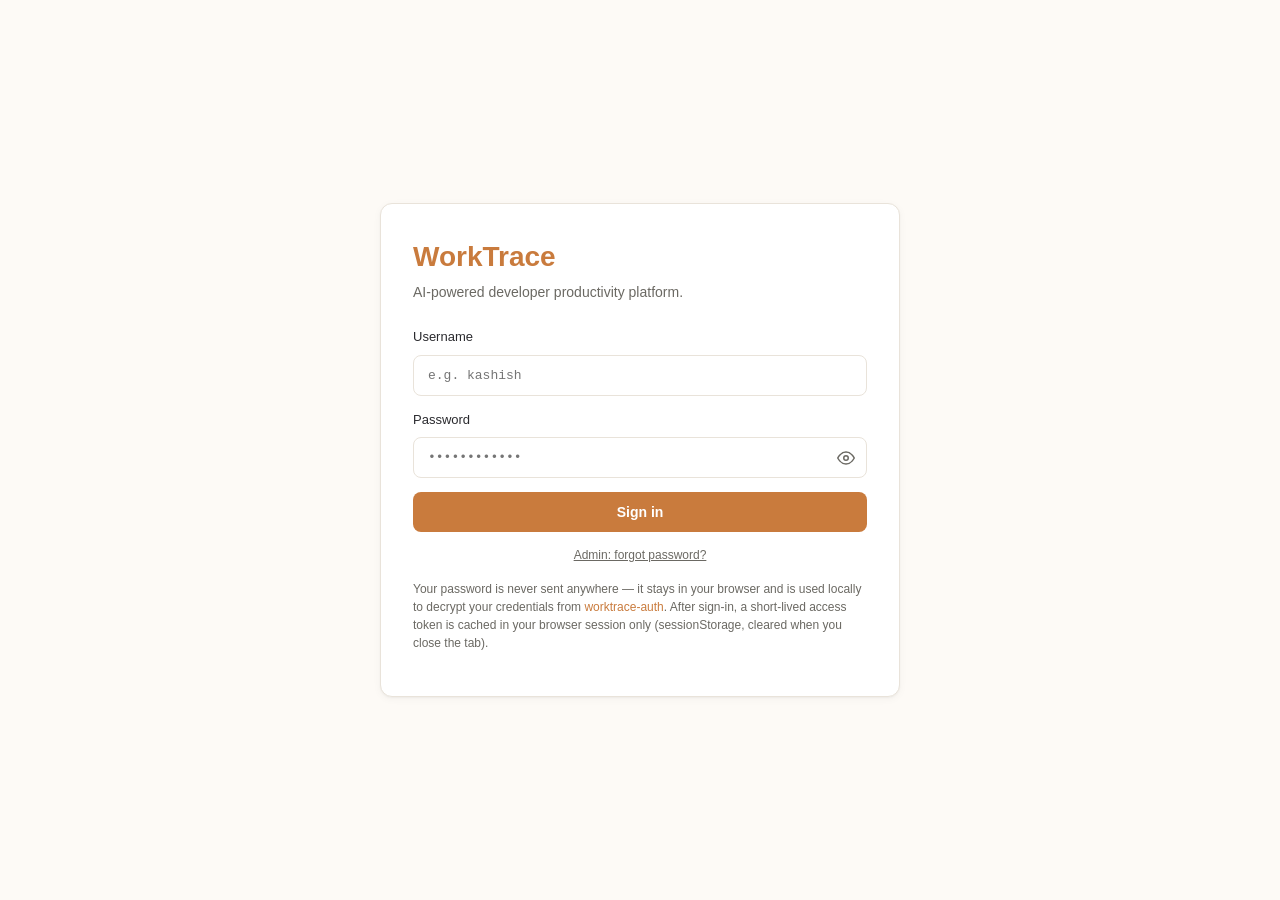
<file: docs/index.html>
<!doctype html>
<html lang="en">
<head>
  <meta charset="utf-8" />
  <meta name="viewport" content="width=device-width, initial-scale=1" />
  <title>WorkTrace — AI-Powered Developer Productivity Platform</title>
  <meta name="description" content="WorkTrace dashboard — module grid for personal productivity tracking. All data private to the team." />
  <link rel="stylesheet" href="shell.css?v=2026-10-16" />
</head>
<body>

  <!--
    The shell is rendered entirely by shell.js. This skeleton only provides
    mount points so JS can take over after DOMContentLoaded.

    Mount points:
      #wt-header       — top bar (date/time, platform title, user, action buttons)
      #wt-login        — login screen (username + password, plus "forgot password")
      #wt-app          — main app surface (grid or detail view)
      #wt-error        — fatal error banner (auth failure, etc.)

    Hide everything until JS decides what to show.
  -->

  <header id="wt-header" class="wt-header" hidden></header>

  <main id="wt-main">
    <section id="wt-login" class="wt-login" hidden>
      <div class="wt-login__panel">
        <h1>WorkTrace</h1>
        <p class="wt-login__tagline">AI-powered developer productivity platform.</p>

        <label class="wt-login__label" for="wt-username-input">Username</label>
        <input
          id="wt-username-input"
          type="text"
          class="wt-login__input"
          placeholder="e.g. kashish"
          autocomplete="username"
          autocapitalize="none"
          spellcheck="false" />

        <label class="wt-login__label" for="wt-password-input" style="margin-top: 14px;">Password</label>
        <input
          id="wt-password-input"
          type="password"
          class="wt-login__input"
          placeholder="••••••••••••"
          autocomplete="current-password" />

        <button id="wt-login-submit" class="wt-login__submit" type="button">
          Sign in
        </button>

        <p class="wt-login__forgot">
          <a href="#" id="wt-forgot-link">Admin: forgot password?</a>
        </p>

        <p class="wt-login__hint">
          Your password is never sent anywhere — it stays in your browser and is used
          locally to decrypt your credentials from
          <a href="https://github.com/kjain-Cloudforia/worktrace-auth" target="_blank" rel="noopener">worktrace-auth</a>.
          After sign-in, a short-lived access token is cached in your browser session only
          (sessionStorage, cleared when you close the tab).
        </p>
        <p class="wt-login__error" id="wt-login-error" hidden></p>
        <p class="wt-login__working" id="wt-login-working" hidden>Signing in… (deriving key — ~2s)</p>
      </div>
    </section>

    <section id="wt-app" class="wt-app" hidden>
      <!-- Grid (tile) view or detail view rendered here by shell.js -->
    </section>

    <section id="wt-error" class="wt-error" hidden></section>
  </main>

  <!--
    Modal overlay for system dialogs (change-password, etc.). shell.js
    fills .wt-modal__panel on demand and toggles the `hidden` attribute.
    Backdrop click + Esc both close the modal.
  -->
  <div id="wt-modal" class="wt-modal" hidden>
    <div class="wt-modal__backdrop" data-wt-close="1"></div>
    <div class="wt-modal__panel" role="dialog" aria-modal="true"></div>
  </div>

  <!-- module-registry is fetched at runtime so adding a module doesn't require editing index.html -->
  <script type="module" src="shell.js?v=2026-10-16"></script>
</body>
</html>
</file>
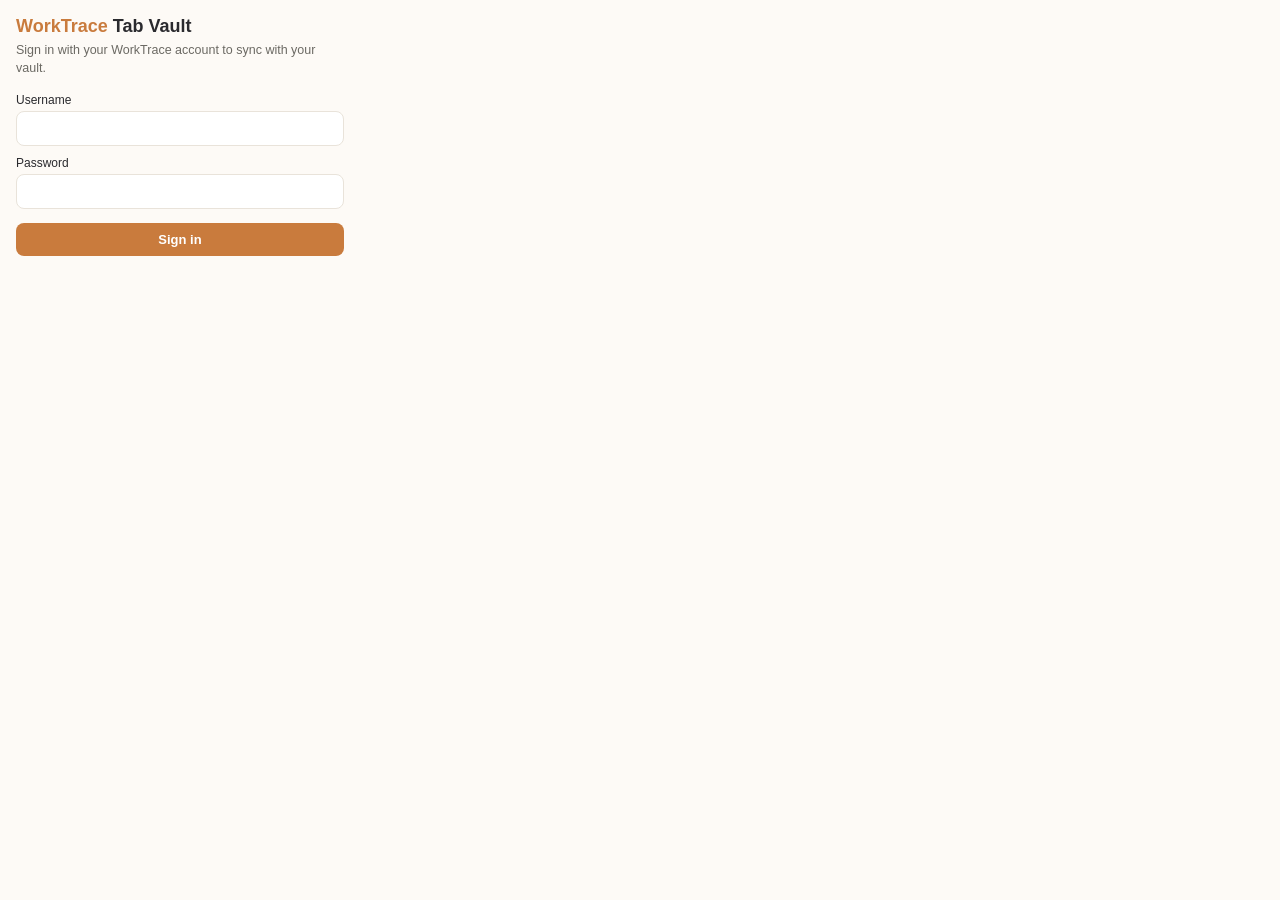
<file: extension/popup.html>
<!doctype html>
<html lang="en">
<head>
  <meta charset="utf-8">
  <meta name="viewport" content="width=device-width, initial-scale=1">
  <link rel="stylesheet" href="popup.css">
</head>
<body>
  <div id="wt-ext">
    <!-- ============ Sign in ============ -->
    <section id="view-signin" class="view">
      <h1><span class="accent">WorkTrace</span> Tab Vault</h1>
      <p class="lead">Sign in with your WorkTrace account to sync with your vault.</p>

      <label for="in-username">Username</label>
      <input id="in-username" type="text" autocomplete="username" spellcheck="false" autocapitalize="off">

      <label for="in-password">Password</label>
      <input id="in-password" type="password" autocomplete="current-password">

      <button id="btn-signin" class="btn btn-primary btn-block">Sign in</button>
      <p id="signin-error" class="error" hidden></p>
      <p id="signin-working" class="working" hidden>Unlocking your token… (~2s)</p>
    </section>

    <!-- ============ Main ============ -->
    <section id="view-main" class="view" hidden>
      <header class="topbar">
        <span id="who" class="who"></span>
        <button id="btn-signout" class="linkbtn">Sign out</button>
      </header>

      <button id="btn-save" class="btn btn-primary btn-block">Save all open tabs</button>
      <p id="save-status" class="status" hidden></p>

      <!-- post-save close picker: tick the specific tabs you want closed -->
      <div id="close-prompt" class="close-prompt" hidden>
        <div class="close-prompt__head">
          <span id="close-prompt-text"></span>
          <span class="close-prompt__quick">
            <button id="btn-sel-all" class="linkbtn">All</button>
            <span class="sep">·</span>
            <button id="btn-sel-none" class="linkbtn">None</button>
          </span>
        </div>
        <div id="close-list" class="close-list"></div>
        <div class="close-prompt__actions">
          <button id="btn-close-tabs" class="btn btn-danger btn-sm" disabled>Close selected (0)</button>
          <button id="btn-keep-tabs" class="btn btn-ghost btn-sm">Done</button>
        </div>
      </div>

      <div class="section-label">Your groups</div>
      <div id="groups"></div>
      <p class="footnote">Reordering, renaming &amp; editing live in the
        <a id="dash-link" href="https://kjain-Cloudforia.github.io/worktrace-app/" target="_blank" rel="noopener">dashboard</a>.</p>
    </section>
  </div>

  <script type="module" src="popup.js"></script>
</body>
</html>
</file>
<file: docs/shell.css>
/* ============================================================
   WorkTrace — shell.css
   Single shared stylesheet for the platform shell (header, grid,
   login, detail view). Module-specific styles live in their own
   modules/<m>/module.css and are loaded on demand by shell.js.
   ============================================================ */

:root {
  /* WorkTrace palette — warm + comforting (matches the project's chosen vibe).
     Hand-picked, not from a library, to keep the stylesheet zero-dependency. */
  --wt-bg:           #fdfaf6;    /* off-white, warm */
  --wt-fg:           #2a2a2e;
  --wt-fg-muted:    #6b6963;
  --wt-accent:       #c97b3d;    /* warm amber/terracotta */
  --wt-accent-soft:  #f3e2d2;
  --wt-tile-bg:      #ffffff;
  --wt-tile-border:  #e9e3da;
  --wt-tile-shadow:  0 1px 2px rgba(0,0,0,.04), 0 2px 8px rgba(0,0,0,.04);
  --wt-tile-hover:   0 2px 4px rgba(0,0,0,.06), 0 8px 24px rgba(0,0,0,.08);
  --wt-danger:       #c0392b;
  --wt-radius:       12px;
  --wt-gap:          24px;

  --wt-font-sans: -apple-system, BlinkMacSystemFont, "Segoe UI",
                  "Helvetica Neue", Arial, sans-serif;
  --wt-font-mono: ui-monospace, SFMono-Regular, "SF Mono", Menlo,
                  Consolas, "Liberation Mono", monospace;
}

* { box-sizing: border-box; }
html, body { margin: 0; padding: 0; }
/* HTML5 hidden attribute — must `!important` because class rules below
   set explicit display values (e.g. .wt-login { display: flex }) that
   would otherwise override the browser default. */
[hidden] { display: none !important; }
body {
  font-family: var(--wt-font-sans);
  font-size: 15px;
  line-height: 1.5;
  color: var(--wt-fg);
  background: var(--wt-bg);
  min-height: 100vh;
}
a { color: var(--wt-accent); text-decoration: none; }
a:hover { text-decoration: underline; }
code { font-family: var(--wt-font-mono); font-size: 0.92em; background: var(--wt-accent-soft); padding: 1px 5px; border-radius: 4px; }

/* ---------- Header (top bar) ---------------------------------- */
.wt-header {
  display: grid;
  grid-template-columns: 1fr auto 1fr;
  align-items: center;
  gap: 16px;
  padding: 14px 24px;
  background: var(--wt-bg);
  border-bottom: 1px solid var(--wt-tile-border);
  position: sticky;
  top: 0;
  z-index: 10;
}
.wt-header__date {
  font-variant-numeric: tabular-nums;
  color: var(--wt-fg-muted);
  font-size: 14px;
}
.wt-header__title {
  font-weight: 600;
  font-size: 16px;
  text-align: center;
  letter-spacing: 0.2px;
}
.wt-header__title .wt-accent { color: var(--wt-accent); }
.wt-header__user {
  text-align: right;
  font-size: 14px;
  color: var(--wt-fg);
  display: flex;
  align-items: center;
  justify-content: flex-end;
  gap: 8px;
}
.wt-header__user-name { font-weight: 500; }
.wt-header__signout {
  background: none;
  border: 1px solid var(--wt-tile-border);
  color: var(--wt-fg-muted);
  padding: 4px 10px;
  border-radius: 6px;
  cursor: pointer;
  font-size: 12px;
}
.wt-header__signout:hover { color: var(--wt-danger); border-color: var(--wt-danger); }

/* ---------- Login screen -------------------------------------- */
.wt-login {
  min-height: calc(100vh - 0px);
  display: flex;
  align-items: center;
  justify-content: center;
  padding: 32px 16px;
}
.wt-login__panel {
  max-width: 520px;
  width: 100%;
  background: var(--wt-tile-bg);
  border: 1px solid var(--wt-tile-border);
  border-radius: var(--wt-radius);
  padding: 32px;
  box-shadow: var(--wt-tile-shadow);
}
.wt-login__panel h1 {
  margin: 0 0 4px;
  font-size: 28px;
  color: var(--wt-accent);
}
.wt-login__tagline {
  margin: 0 0 24px;
  color: var(--wt-fg-muted);
  font-size: 14px;
}
.wt-login__label {
  display: block;
  font-size: 13px;
  color: var(--wt-fg);
  margin-bottom: 8px;
}
.wt-login__input {
  width: 100%;
  padding: 12px 14px;
  border: 1px solid var(--wt-tile-border);
  border-radius: 8px;
  font-family: var(--wt-font-mono);
  font-size: 13px;
  background: #fff;
}
.wt-login__input:focus {
  outline: none;
  border-color: var(--wt-accent);
  box-shadow: 0 0 0 3px var(--wt-accent-soft);
}
.wt-login__submit {
  margin-top: 14px;
  padding: 12px 20px;
  background: var(--wt-accent);
  color: #fff;
  border: none;
  border-radius: 8px;
  font-size: 14px;
  font-weight: 600;
  cursor: pointer;
  width: 100%;
}
.wt-login__submit:hover { background: #b56930; }
.wt-login__submit:disabled { background: var(--wt-fg-muted); cursor: wait; }
.wt-login__forgot {
  margin: 14px 0 0;
  font-size: 12px;
  text-align: center;
  color: var(--wt-fg-muted);
}
.wt-login__forgot a {
  color: var(--wt-fg-muted);
  text-decoration: underline;
}
.wt-login__forgot a:hover {
  color: var(--wt-accent);
}
.wt-login__hint {
  margin-top: 16px;
  font-size: 12px;
  color: var(--wt-fg-muted);
  line-height: 1.5;
}

/* ---------- Password field with reveal toggle ------------------
   Browser-native password-reveal controls are inconsistent across
   browsers (Safari hides on blur, Firefox shows nothing). We replace
   them with our own toggle, painted by passwordField() in JS.
   ----------------------------------------------------------------- */
.wt-pw-field {
  position: relative;
  display: block;
}
/* Make room for the toggle button on the right edge of the input. */
.wt-pw-field > input {
  padding-right: 40px !important;
}
/* Hide the Edge/IE native reveal/clear icons so we don't stack two
   competing controls. WebKit / Chrome render their own UI via
   credentials-auto-fill-button (1Password etc.) which doesn't
   interfere visually with our toggle, so leave it alone. */
.wt-pw-field > input::-ms-reveal,
.wt-pw-field > input::-ms-clear {
  display: none;
}
.wt-pw-toggle {
  position: absolute;
  right: 6px;
  top: 50%;
  transform: translateY(-50%);
  background: none;
  border: none;
  cursor: pointer;
  padding: 6px;
  border-radius: 4px;
  color: var(--wt-fg-muted);
  display: inline-flex;
  align-items: center;
  justify-content: center;
  line-height: 0;
}
.wt-pw-toggle:hover {
  color: var(--wt-accent);
  background: var(--wt-accent-soft);
}
.wt-pw-toggle:focus {
  outline: none;
  color: var(--wt-accent);
  box-shadow: 0 0 0 2px var(--wt-accent-soft);
}
.wt-pw-toggle svg {
  width: 18px;
  height: 18px;
  display: block;
}
.wt-login__error {
  margin-top: 12px;
  padding: 10px 12px;
  background: #fbecea;
  color: var(--wt-danger);
  border-radius: 6px;
  font-size: 13px;
}
.wt-login__working {
  margin-top: 12px;
  padding: 10px 12px;
  background: var(--wt-accent-soft);
  color: var(--wt-fg-muted);
  border-radius: 6px;
  font-size: 13px;
  text-align: center;
}

/* Admin badge in header — visible when current user has is_admin=true */
.wt-header__admin-badge {
  background: var(--wt-accent);
  color: #fff;
  font-size: 10px;
  font-weight: 700;
  text-transform: uppercase;
  letter-spacing: 0.5px;
  padding: 2px 8px;
  border-radius: 4px;
}

/* "Change password" button in header */
.wt-header__changepw {
  background: none;
  border: 1px solid var(--wt-tile-border);
  color: var(--wt-fg-muted);
  padding: 4px 10px;
  border-radius: 6px;
  cursor: pointer;
  font-size: 12px;
  margin-right: 6px;
}
.wt-header__changepw:hover { color: var(--wt-fg); border-color: var(--wt-accent); }

/* ---------- Modal overlay ----------------------------------- */
.wt-modal {
  position: fixed;
  inset: 0;
  z-index: 100;
  display: flex;
  align-items: center;
  justify-content: center;
  padding: 16px;
}
.wt-modal__backdrop {
  position: absolute;
  inset: 0;
  background: rgba(20, 18, 16, 0.5);
}
.wt-modal__panel {
  position: relative;
  background: var(--wt-tile-bg);
  border-radius: var(--wt-radius);
  padding: 28px 28px 22px;
  width: 100%;
  max-width: 480px;
  box-shadow: 0 14px 60px rgba(0, 0, 0, 0.22);
  max-height: 90vh;
  overflow-y: auto;
}
.wt-modal__panel h2 {
  margin: 0 0 4px;
  font-size: 20px;
  color: var(--wt-accent);
}
.wt-modal__lead {
  margin: 0 0 18px;
  color: var(--wt-fg-muted);
  font-size: 13px;
}
.wt-modal__field { margin-bottom: 14px; }
.wt-modal__field label {
  display: block;
  font-size: 13px;
  margin-bottom: 4px;
  color: var(--wt-fg);
}
.wt-modal__field input {
  width: 100%;
  padding: 10px 12px;
  border: 1px solid var(--wt-tile-border);
  border-radius: 8px;
  font-family: var(--wt-font-mono);
  font-size: 13px;
  background: #fff;
}
.wt-modal__field input:focus {
  outline: none;
  border-color: var(--wt-accent);
  box-shadow: 0 0 0 3px var(--wt-accent-soft);
}
.wt-modal__hint {
  font-size: 11px;
  color: var(--wt-fg-muted);
  margin: 4px 0 0;
}

.wt-modal__actions {
  display: flex;
  justify-content: flex-end;
  gap: 10px;
  margin-top: 18px;
}
.wt-modal__cancel,
.wt-modal__submit {
  padding: 9px 18px;
  border-radius: 8px;
  font-size: 14px;
  font-weight: 600;
  cursor: pointer;
  border: none;
}
.wt-modal__cancel {
  background: none;
  color: var(--wt-fg-muted);
  border: 1px solid var(--wt-tile-border);
}
.wt-modal__cancel:hover { color: var(--wt-fg); }
.wt-modal__submit {
  background: var(--wt-accent);
  color: #fff;
}
.wt-modal__submit:hover { background: #b56930; }
.wt-modal__submit:disabled { background: var(--wt-fg-muted); cursor: wait; }

.wt-modal__error {
  margin-top: 12px;
  padding: 10px 12px;
  background: #fbecea;
  color: var(--wt-danger);
  border-radius: 6px;
  font-size: 13px;
}
.wt-modal__working {
  margin-top: 12px;
  padding: 10px 12px;
  background: var(--wt-accent-soft);
  color: var(--wt-fg-muted);
  border-radius: 6px;
  font-size: 13px;
  text-align: center;
}
.wt-modal__success {
  margin-top: 12px;
  padding: 12px 14px;
  background: #e8f5ec;
  color: #1e7a3b;
  border-radius: 6px;
  font-size: 13px;
}

/* ---------- App surface (grid) -------------------------------- */
.wt-app {
  max-width: 1200px;
  margin: 0 auto;
  padding: var(--wt-gap);
}
.wt-grid {
  display: grid;
  grid-template-columns: repeat(2, 1fr);
  gap: var(--wt-gap);
}
@media (max-width: 700px) {
  .wt-grid { grid-template-columns: 1fr; }
}

.wt-tile {
  background: var(--wt-tile-bg);
  border: 1px solid var(--wt-tile-border);
  border-radius: var(--wt-radius);
  padding: 20px;
  box-shadow: var(--wt-tile-shadow);
  cursor: pointer;
  transition: box-shadow 0.18s ease, transform 0.18s ease;
  min-height: 200px;
  display: flex;
  flex-direction: column;
}
.wt-tile:hover {
  box-shadow: var(--wt-tile-hover);
  transform: translateY(-2px);
}
.wt-tile__header {
  display: flex;
  justify-content: space-between;
  align-items: baseline;
  margin-bottom: 12px;
}
.wt-tile__name {
  margin: 0;
  font-size: 17px;
  font-weight: 600;
  color: var(--wt-fg);
}
.wt-tile__desc {
  font-size: 12px;
  color: var(--wt-fg-muted);
}
.wt-tile__body {
  flex: 1;
  font-size: 14px;
  color: var(--wt-fg);
  line-height: 1.5;
}
.wt-tile__placeholder {
  color: var(--wt-fg-muted);
  text-align: center;
  padding: 24px 0;
  font-size: 14px;
  font-style: italic;
}

/* ---------- Detail view --------------------------------------- */
.wt-detail {
  background: var(--wt-tile-bg);
  border: 1px solid var(--wt-tile-border);
  border-radius: var(--wt-radius);
  padding: 24px;
  box-shadow: var(--wt-tile-shadow);
}
.wt-detail__back {
  background: none;
  border: 1px solid var(--wt-tile-border);
  padding: 6px 12px;
  border-radius: 6px;
  cursor: pointer;
  color: var(--wt-fg-muted);
  font-size: 13px;
  margin-bottom: 16px;
}
.wt-detail__back:hover { color: var(--wt-fg); }
.wt-detail__title {
  margin: 0 0 16px;
  font-size: 22px;
  color: var(--wt-accent);
}

/* ---------- Error banner -------------------------------------- */
.wt-error {
  max-width: 800px;
  margin: 32px auto;
  padding: 16px 20px;
  background: #fbecea;
  border: 1px solid #f3c2bc;
  border-radius: var(--wt-radius);
  color: var(--wt-danger);
}
</file>
<file: extension/popup.css>
/* WorkTrace Tab Vault — popup styles. Mirrors the dashboard's warm palette. */
:root {
  --wt-bg: #fdfaf6;
  --wt-fg: #2a2a2e;
  --wt-fg-muted: #6b6963;
  --wt-accent: #c97b3d;
  --wt-accent-soft: #f3e2d2;
  --wt-tile-bg: #ffffff;
  --wt-border: #e9e3da;
  --wt-danger: #c0392b;
  --wt-font: -apple-system, BlinkMacSystemFont, "Segoe UI", "Helvetica Neue", Arial, sans-serif;
}

* { box-sizing: border-box; }
[hidden] { display: none !important; }

body {
  margin: 0;
  width: 360px;
  font-family: var(--wt-font);
  font-size: 14px;
  color: var(--wt-fg);
  background: var(--wt-bg);
}

#wt-ext { padding: 16px; }

h1 { font-size: 18px; margin: 0 0 4px; font-weight: 600; }
h1 .accent { color: var(--wt-accent); }
.lead { margin: 0 0 16px; font-size: 12.5px; color: var(--wt-fg-muted); line-height: 1.45; }

label { display: block; font-size: 12px; margin: 10px 0 4px; color: var(--wt-fg); }
input[type=text], input[type=password] {
  width: 100%;
  padding: 9px 11px;
  border: 1px solid var(--wt-border);
  border-radius: 8px;
  font-size: 13px;
  font-family: var(--wt-font);
  background: #fff;
}
input:focus { outline: none; border-color: var(--wt-accent); box-shadow: 0 0 0 3px var(--wt-accent-soft); }

/* ---- buttons ---- */
.btn {
  font-family: var(--wt-font);
  font-size: 13px;
  font-weight: 600;
  border-radius: 8px;
  border: 1px solid transparent;
  padding: 8px 14px;
  cursor: pointer;
}
.btn:disabled { opacity: 0.5; cursor: default; }
.btn-block { display: block; width: 100%; }
.btn-sm { padding: 5px 10px; font-size: 12px; }
.btn-primary { background: var(--wt-accent); color: #fff; margin-top: 14px; }
.btn-primary:hover:not(:disabled) { background: #b56930; }
.btn-ghost { background: none; color: var(--wt-fg-muted); border-color: var(--wt-border); }
.btn-ghost:hover:not(:disabled) { color: var(--wt-accent); border-color: var(--wt-accent); }
.btn-danger { background: var(--wt-danger); color: #fff; }
.btn-danger:hover:not(:disabled) { background: #a5321f; }
.linkbtn { background: none; border: none; color: var(--wt-fg-muted); font-size: 12px; cursor: pointer; text-decoration: underline; padding: 0; }
.linkbtn:hover { color: var(--wt-danger); }

/* ---- feedback text ---- */
.error { margin: 10px 0 0; padding: 8px 10px; background: #fbecea; color: var(--wt-danger); border-radius: 6px; font-size: 12.5px; }
.working { margin: 10px 0 0; padding: 8px 10px; background: var(--wt-accent-soft); color: var(--wt-fg-muted); border-radius: 6px; font-size: 12.5px; text-align: center; }
.status { margin: 10px 0 0; font-size: 12.5px; color: #1e7a3b; }
.muted { color: var(--wt-fg-muted); font-size: 12.5px; font-style: italic; padding: 8px 0; }

/* ---- main view ---- */
.topbar { display: flex; align-items: center; justify-content: space-between; margin-bottom: 4px; }
.who { font-weight: 600; font-size: 13px; }

.section-label { margin: 18px 0 8px; font-size: 11px; text-transform: uppercase; letter-spacing: 0.5px; color: var(--wt-fg-muted); }

/* close-tabs picker */
.close-prompt {
  margin-top: 12px;
  padding: 10px 12px;
  background: var(--wt-accent-soft);
  border-radius: 8px;
  font-size: 12.5px;
}
.close-prompt__head { display: flex; align-items: center; justify-content: space-between; gap: 8px; margin-bottom: 8px; }
.close-prompt__quick { font-size: 11px; color: var(--wt-fg-muted); white-space: nowrap; }
.close-prompt__quick .sep { margin: 0 2px; }
.close-prompt__actions { display: flex; gap: 8px; margin-top: 8px; }

.close-list {
  max-height: 180px;
  overflow-y: auto;
  background: #fff;
  border: 1px solid var(--wt-border);
  border-radius: 6px;
  padding: 4px;
}
.close-group {
  font-size: 10px;
  text-transform: uppercase;
  letter-spacing: 0.4px;
  color: var(--wt-fg-muted);
  padding: 6px 6px 2px;
}
.close-item {
  display: flex;
  align-items: center;
  gap: 8px;
  padding: 4px 6px;
  border-radius: 4px;
  cursor: pointer;
}
.close-item:hover { background: var(--wt-bg); }
.close-item input { flex: 0 0 auto; margin: 0; }
.close-item__text {
  flex: 1;
  min-width: 0;
  white-space: nowrap;
  overflow: hidden;
  text-overflow: ellipsis;
  font-size: 12.5px;
}

/* group rows */
#groups { max-height: 340px; overflow-y: auto; }

.grp {
  border: 1px solid var(--wt-border);
  border-radius: 8px;
  background: var(--wt-tile-bg);
  margin-bottom: 6px;
  overflow: hidden;
}
.grp-header {
  display: flex;
  align-items: center;
  gap: 8px;
  padding: 8px;
  cursor: pointer;
}
.grp-header:hover { background: var(--wt-bg); }
.grp-chevron {
  font-size: 10px;
  color: var(--wt-fg-muted);
  flex: 0 0 auto;
  transition: transform 0.15s ease;
}
.grp-chevron--collapsed { transform: rotate(-90deg); }
.dot { width: 10px; height: 10px; border-radius: 50%; flex: 0 0 auto; }
.grp-name { font-weight: 500; flex: 1; min-width: 0; white-space: nowrap; overflow: hidden; text-overflow: ellipsis; }
.grp-count {
  font-size: 11px; color: var(--wt-fg-muted); font-variant-numeric: tabular-nums;
  background: var(--wt-bg); border: 1px solid var(--wt-border); border-radius: 999px; padding: 1px 8px; flex: 0 0 auto;
}

/* expanded tab list inside a group */
.grp-tabs { border-top: 1px solid var(--wt-border); padding: 4px; background: var(--wt-bg); }
.grp-tab {
  display: flex;
  align-items: baseline;
  gap: 8px;
  padding: 5px 8px;
  border-radius: 4px;
  cursor: pointer;
}
.grp-tab:hover { background: #fff; }
.grp-tab__title { flex: 1; min-width: 0; white-space: nowrap; overflow: hidden; text-overflow: ellipsis; font-size: 12.5px; }
.grp-tab__host { font-size: 11px; color: var(--wt-fg-muted); flex: 0 1 auto; min-width: 0; max-width: 42%; white-space: nowrap; overflow: hidden; text-overflow: ellipsis; }
.grp-tab__del {
  background: none; border: none; color: var(--wt-fg-muted);
  cursor: pointer; font-size: 16px; line-height: 1; padding: 0 4px;
  flex: 0 0 auto; border-radius: 4px; opacity: 0;
}
.grp-tab:hover .grp-tab__del { opacity: 0.7; }
.grp-tab__del:hover { color: var(--wt-danger); opacity: 1; }
@media (hover: none) { .grp-tab__del { opacity: 0.7; } }
.muted-tab { color: var(--wt-fg-muted); font-style: italic; cursor: default; }
.muted-tab:hover { background: transparent; }

/* delete group (in the header) */
.grp-del {
  background: none; border: 1px solid transparent; color: var(--wt-fg-muted);
  cursor: pointer; padding: 4px 6px; border-radius: 6px; line-height: 0;
  flex: 0 0 auto; font-size: 12px; font-weight: 600;
}
.grp-del svg { width: 15px; height: 15px; display: block; }
.grp-del:hover { color: var(--wt-danger); background: #fbecea; }
.grp-del--armed { color: #fff; background: var(--wt-danger); line-height: normal; }
.grp-del--armed:hover { background: #a5321f; }

.footnote { margin: 14px 0 0; font-size: 11px; color: var(--wt-fg-muted); text-align: center; }
.footnote a { color: var(--wt-accent); }
</file>
